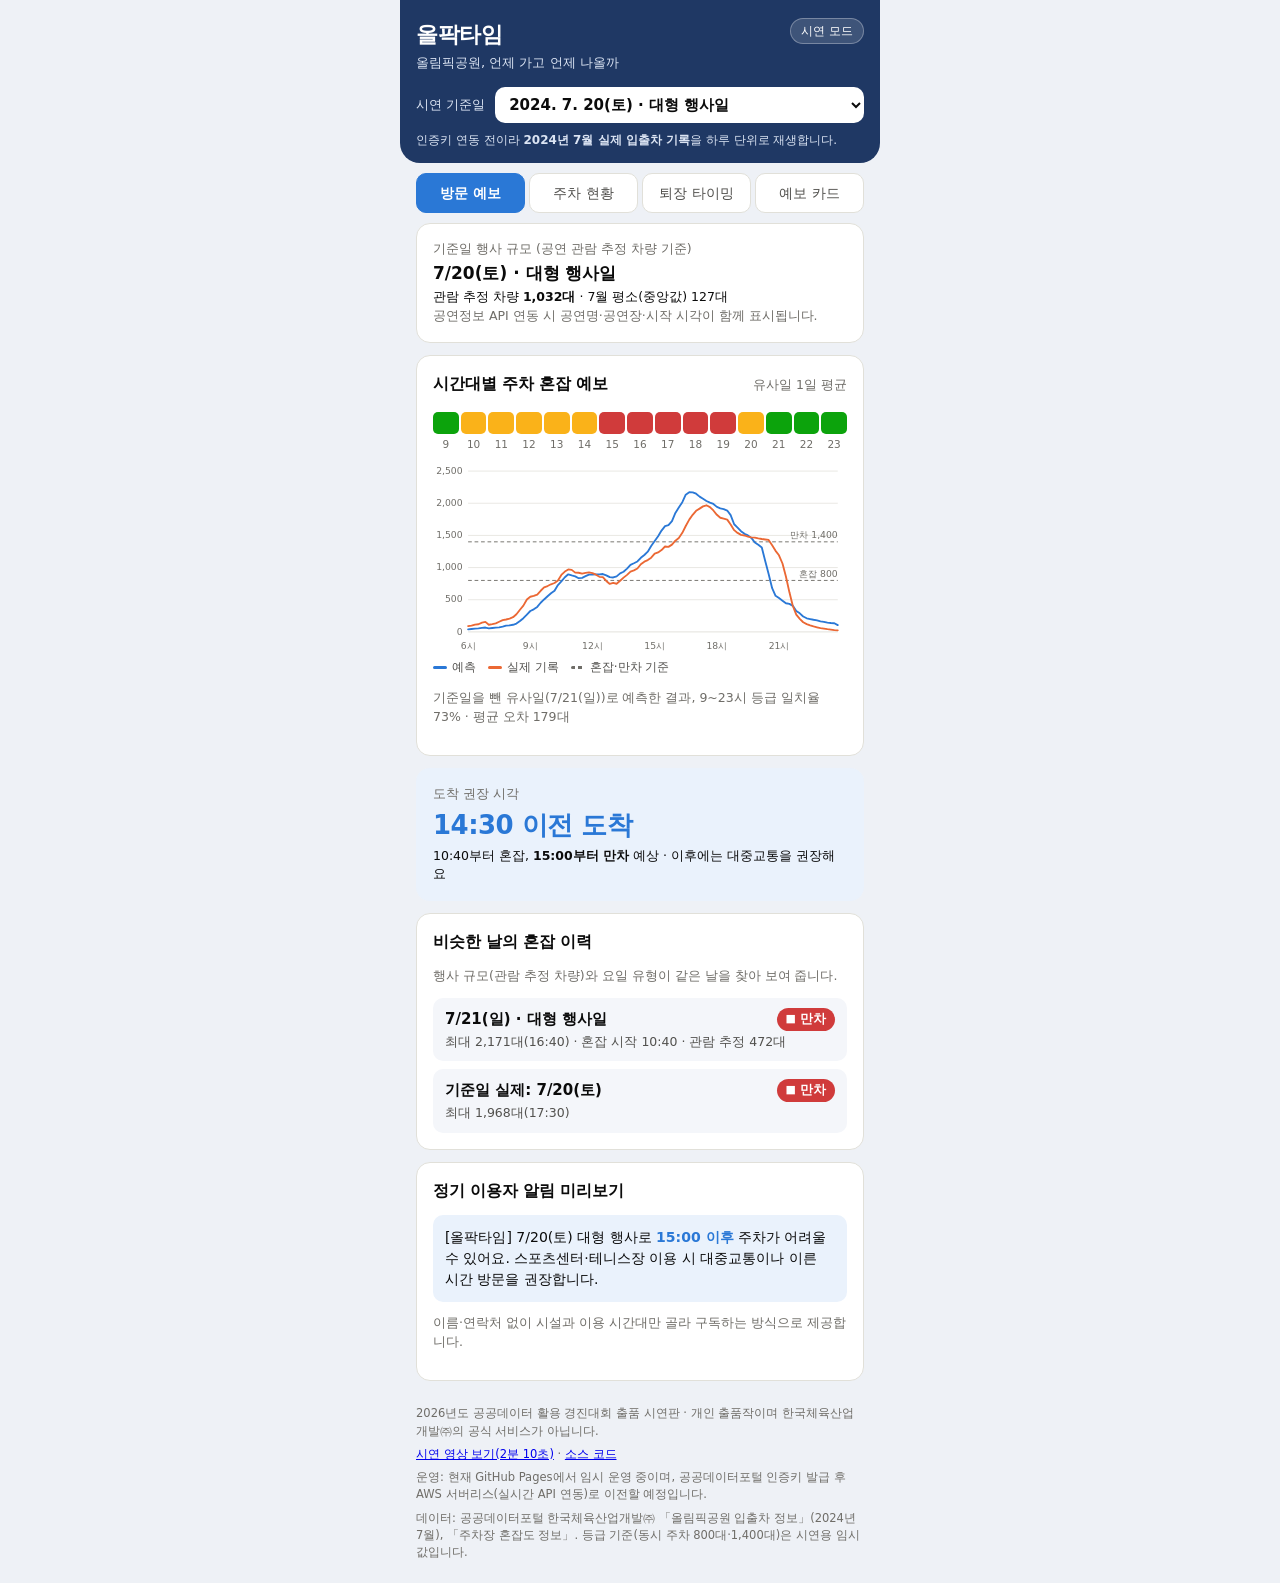
<file: index.html>
<!doctype html>
<html lang="ko">
<head>
<meta charset="utf-8">
<meta name="viewport" content="width=device-width, initial-scale=1">
<title>올팍타임 시연판</title>
<meta name="description" content="공연·날씨·주차 데이터로 알려주는 올림픽공원 방문·퇴장 타이밍 예보 서비스 (2026년도 공공데이터 활용 경진대회 출품 시연판)">
<link rel="stylesheet" href="style.css">
</head>
<body>
<div class="app">
  <header class="top">
    <div class="brand">
      <div>
        <h1>올팍타임</h1>
        <p class="tag">올림픽공원, 언제 가고 언제 나올까</p>
      </div>
      <span class="badge" id="modeBadge">시연 모드</span>
    </div>
    <label class="datepick">
      <span>시연 기준일</span>
      <select id="daySelect" aria-label="시연 기준일 선택"></select>
    </label>
    <p class="note">인증키 연동 전이라 <b>2024년 7월 실제 입출차 기록</b>을 하루 단위로 재생합니다.</p>
  </header>

  <nav class="tabs" role="tablist">
    <button role="tab" data-tab="forecast" aria-selected="true">방문 예보</button>
    <button role="tab" data-tab="parking" aria-selected="false">주차 현황</button>
    <button role="tab" data-tab="exit" aria-selected="false">퇴장 타이밍</button>
    <button role="tab" data-tab="card" aria-selected="false">예보 카드</button>
  </nav>

  <main>
    <!-- 방문 예보 -->
    <section class="panel" id="tab-forecast">
      <div class="card event" id="eventCard"></div>
      <div class="card">
        <div class="card-h">
          <h2>시간대별 주차 혼잡 예보</h2>
          <span class="muted small" id="poolInfo"></span>
        </div>
        <div class="grades" id="gradeStrip" aria-label="시간대별 혼잡 등급"></div>
        <div class="chart" id="forecastChart"></div>
        <div class="legend">
          <span><i class="sw s1"></i>예측</span>
          <span><i class="sw s2"></i>실제 기록</span>
          <span><i class="sw dash"></i>혼잡·만차 기준</span>
        </div>
        <p class="small muted" id="accuracy"></p>
      </div>
      <div class="card highlight" id="arrivalCard"></div>
      <div class="card">
        <h2>비슷한 날의 혼잡 이력</h2>
        <p class="small muted">행사 규모(관람 추정 차량)와 요일 유형이 같은 날을 찾아 보여 줍니다.</p>
        <ul class="history" id="historyList"></ul>
      </div>
      <div class="card" id="regularCard"></div>
    </section>

    <!-- 주차 현황 -->
    <section class="panel" id="tab-parking" hidden>
      <div class="card">
        <div class="card-h">
          <h2>주차 대수 재생</h2>
          <span class="clock" id="replayClock">18:00</span>
        </div>
        <input type="range" id="replay" min="36" max="143" value="108" aria-label="재생 시각">
        <div class="now" id="nowBox"></div>
        <p class="small muted">실시간 주차현황 API를 연동하면 이 자리에 현재 값이 표시됩니다. 지금은 선택한 날의 실제 기록을 시각별로 재생합니다.</p>
      </div>
      <div class="card">
        <h2>주차구역 추천</h2>
        <p class="small muted">「주차장 혼잡도 정보」의 구역별 기록에서 <b>만차 비율이 낮은 구역</b>을 먼저 추천합니다.</p>
        <ul class="zones" id="zoneList"></ul>
      </div>
      <div class="card">
        <h2>만차일 때 대안</h2>
        <ul class="plain">
          <li>대중교통: 지하철 5·9호선 올림픽공원역, 8호선 몽촌토성역 이용 (서울시 지하철 도착정보 연동 예정)</li>
          <li>공연 전 남는 시간: 잔디마당·장미광장 산책 (잔디시설정보·장미광장 데이터 연동 예정)</li>
          <li>FAQ·유실물 조회 (자주 묻는 질문정보·유실물 정보 연동 예정)</li>
        </ul>
      </div>
    </section>

    <!-- 퇴장 타이밍 -->
    <section class="panel" id="tab-exit" hidden>
      <div class="card">
        <h2>공연 종료 후 출차 대기 예측</h2>
        <div class="row">
          <label>공연 종료 시각
            <select id="endSelect" aria-label="공연 종료 시각"></select>
          </label>
          <div class="stat">
            <span class="small muted">주차 중인 관람 추정 차량</span>
            <b id="audCount">-</b>
          </div>
        </div>
        <div class="waits" id="waitBars"></div>
        <div class="callout" id="exitAdvice"></div>
      </div>
      <div class="card">
        <h2>모델 vs 실제 출차 기록</h2>
        <div class="chart" id="exitChart"></div>
        <div class="legend">
          <span><i class="sw s2"></i>실제 출차(10분당)</span>
          <span><i class="sw s1"></i>모델 출차(10분당)</span>
          <span><i class="sw dash"></i>관측 최대 처리량</span>
        </div>
        <details class="small">
          <summary>계산 방법</summary>
          <p>① 오후 3시~7시 30분에 들어와 아직 주차 중인 차량을 <b>관람 추정 차량</b>으로 셉니다(시연판은 해당일 기록에서 계산).<br>
          ② 이 차량들이 공연 종료 후 10분 안에 45%, 10~20분 30%, 20~30분 15%, 30~60분 10%가 출차를 시도한다고 가정합니다.<br>
          ③ 출차 처리량은 7월 기록의 <b>10분당 최대 출차 대수</b>를 상한으로 두고, 대기 차량 수 ÷ 분당 처리량으로 대기시간을 계산합니다.<br>
          가정값은 2025년 연계 데이터로 보정할 예정입니다.</p>
        </details>
      </div>
    </section>

    <!-- 예보 카드 -->
    <section class="panel" id="tab-card" hidden>
      <div class="card">
        <h2>오늘의 올팍 교통예보 카드</h2>
        <p class="small muted">공연 팬 커뮤니티·SNS에 공유할 수 있는 이미지를 자동으로 만듭니다.</p>
        <canvas id="shareCanvas" width="1080" height="1350" aria-label="예보 카드 미리보기"></canvas>
        <button class="btn" id="downloadBtn">이미지 저장</button>
      </div>
    </section>
  </main>

  <footer class="foot">
    <p>2026년도 공공데이터 활용 경진대회 출품 시연판 · 개인 출품작이며 한국체육산업개발㈜의 공식 서비스가 아닙니다.</p>
    <p><a href="video.html">시연 영상 보기(2분 10초)</a> · <a href="https://github.com/HWOwoo/olpark-time">소스 코드</a></p>
    <p>운영: 현재 GitHub Pages에서 임시 운영 중이며, 공공데이터포털 인증키 발급 후 AWS 서버리스(실시간 API 연동)로 이전할 예정입니다.</p>
    <p>데이터: 공공데이터포털 한국체육산업개발㈜ 「올림픽공원 입출차 정보」(2024년 7월), 「주차장 혼잡도 정보」. 등급 기준(동시 주차 800대·1,400대)은 시연용 임시값입니다.</p>
  </footer>
</div>
<div class="tip" id="tip" hidden></div>
<script src="config.js"></script>
<script src="data/olpark.js"></script>
<script src="app.js"></script>
</body>
</html>
</file>
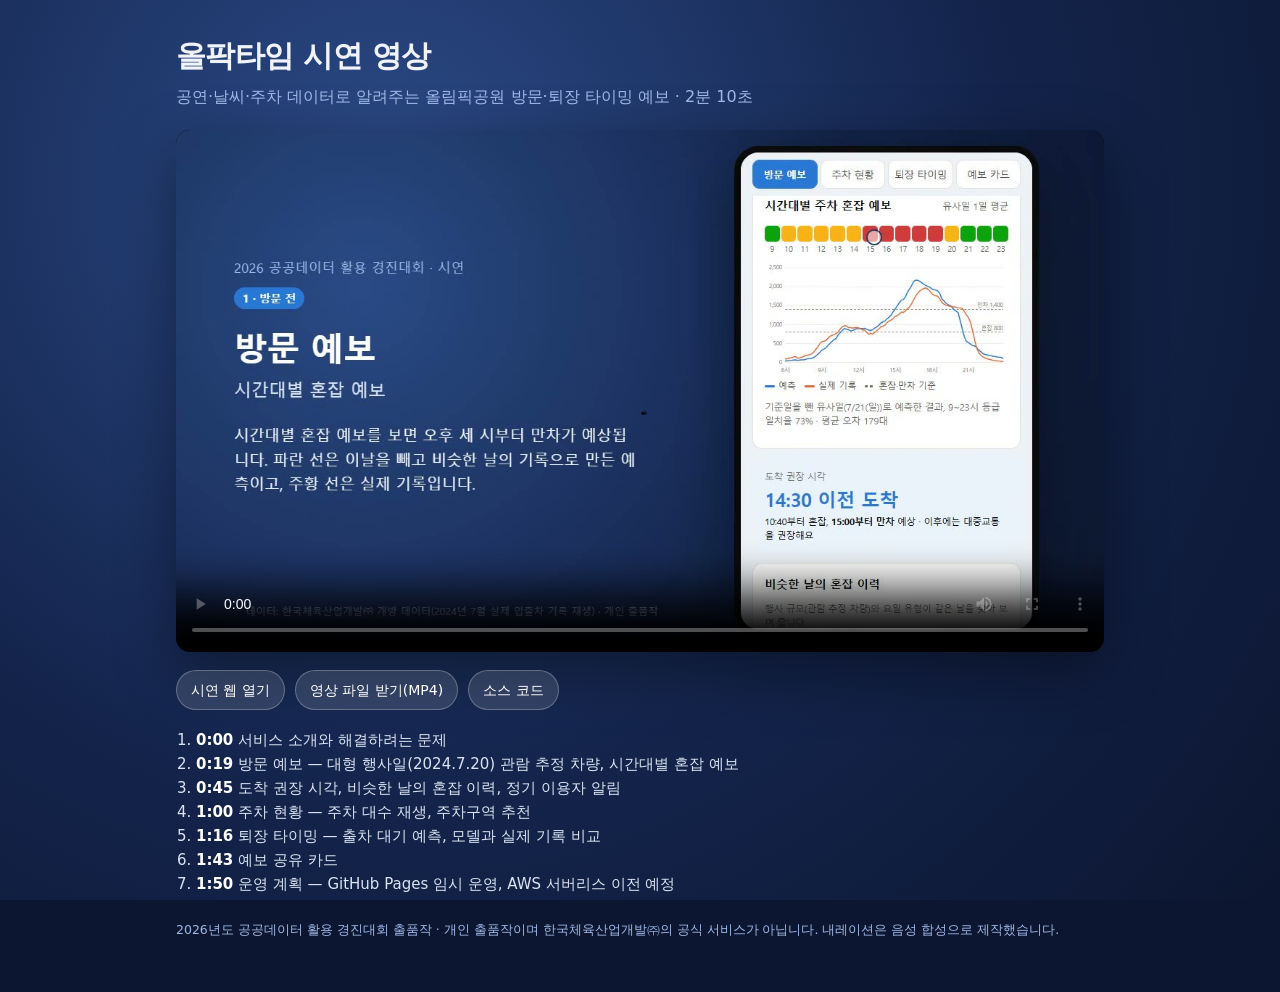
<file: video.html>
<!doctype html>
<html lang="ko">
<head>
<meta charset="utf-8">
<meta name="viewport" content="width=device-width, initial-scale=1">
<title>올팍타임 시연 영상</title>
<meta name="description" content="올팍타임 시연 영상 (2분 10초) — 2026년도 공공데이터 활용 경진대회 출품작">
<style>
  :root { --bg: #0c1630; --ink: #f0f3f9; --muted: #9fb7e6; --accent: #5598e7; }
  * { box-sizing: border-box; }
  body { margin: 0; background: radial-gradient(circle at 30% 20%, #2b4a86 0%, #13234a 55%, #0c1630 100%) fixed; background-color: var(--bg);
    color: var(--ink); font-family: "Pretendard", "Malgun Gothic", "Apple SD Gothic Neo", system-ui, sans-serif; line-height: 1.6; }
  main { max-width: 960px; margin: 0 auto; padding: 32px 16px 40px; }
  h1 { margin: 0; font-size: 30px; letter-spacing: -0.02em; }
  .sub { color: var(--muted); margin: 4px 0 20px; }
  video { width: 100%; height: auto; display: block; border-radius: 14px; background: #000; box-shadow: 0 20px 60px rgba(0,0,0,.4); }
  ol { padding-left: 20px; color: #dbe4f3; font-size: 15px; }
  ol b { color: #fff; font-variant-numeric: tabular-nums; }
  .links { display: flex; flex-wrap: wrap; gap: 10px; margin: 18px 0; }
  .links a { color: #fff; text-decoration: none; background: rgba(255,255,255,.12); border: 1px solid rgba(255,255,255,.25); padding: 8px 14px; border-radius: 999px; font-size: 14px; }
  .links a:hover, .links a:focus-visible { background: var(--accent); outline: none; }
  .note { font-size: 12.5px; color: var(--muted); margin-top: 24px; }
</style>
</head>
<body>
<main>
  <h1>올팍타임 시연 영상</h1>
  <p class="sub">공연·날씨·주차 데이터로 알려주는 올림픽공원 방문·퇴장 타이밍 예보 · 2분 10초</p>
  <video controls preload="metadata" poster="media/olparktime-demo-poster.jpg" playsinline>
    <source src="media/olparktime-demo.mp4" type="video/mp4">
    브라우저가 영상 재생을 지원하지 않습니다. <a href="media/olparktime-demo.mp4">영상 파일 받기</a>
  </video>
  <div class="links">
    <a href="./">시연 웹 열기</a>
    <a href="media/olparktime-demo.mp4" download>영상 파일 받기(MP4)</a>
    <a href="https://github.com/HWOwoo/olpark-time">소스 코드</a>
  </div>
  <ol>
    <li><b>0:00</b> 서비스 소개와 해결하려는 문제</li>
    <li><b>0:19</b> 방문 예보 — 대형 행사일(2024.7.20) 관람 추정 차량, 시간대별 혼잡 예보</li>
    <li><b>0:45</b> 도착 권장 시각, 비슷한 날의 혼잡 이력, 정기 이용자 알림</li>
    <li><b>1:00</b> 주차 현황 — 주차 대수 재생, 주차구역 추천</li>
    <li><b>1:16</b> 퇴장 타이밍 — 출차 대기 예측, 모델과 실제 기록 비교</li>
    <li><b>1:43</b> 예보 공유 카드</li>
    <li><b>1:50</b> 운영 계획 — GitHub Pages 임시 운영, AWS 서버리스 이전 예정</li>
  </ol>
  <p class="note">2026년도 공공데이터 활용 경진대회 출품작 · 개인 출품작이며 한국체육산업개발㈜의 공식 서비스가 아닙니다. 내레이션은 음성 합성으로 제작했습니다.</p>
</main>
</body>
</html>
</file>
<file: style.css>
:root {
  --bg: #eef1f6;
  --surface: #ffffff;
  --surface-2: #f4f6fa;
  --ink: #0b0b0b;
  --ink-2: #52514e;
  --muted: #6f6d68;
  --line: #e1e0d9;
  --navy: #1f3864;
  --navy-ink: #dbe4f3;
  --accent: #2a78d6;
  --accent-soft: #eaf2fc;
  --s1: #2a78d6;
  --s2: #eb6834;
  --good: #0ca30c;
  --warn: #fab219;
  --crit: #d03b3b;
  --on-good: #ffffff;
  --on-warn: #0b0b0b;
  --on-crit: #ffffff;
  --radius: 14px;
  color-scheme: light;
}
@media (prefers-color-scheme: dark) {
  :root:not([data-theme="light"]) {
    --bg: #0d0d0d;
    --surface: #1a1a19;
    --surface-2: #232321;
    --ink: #f0efec;
    --ink-2: #c3c2b7;
    --muted: #a3a29b;
    --line: #2c2c2a;
    --navy: #1b2c4f;
    --accent: #5598e7;
    --accent-soft: #1c2a3f;
    --s1: #3987e5;
    --s2: #d95926;
    color-scheme: dark;
  }
}
:root[data-theme="dark"] {
  --bg: #0d0d0d; --surface: #1a1a19; --surface-2: #232321; --ink: #f0efec; --ink-2: #c3c2b7;
  --muted: #a3a29b; --line: #2c2c2a; --navy: #1b2c4f; --accent: #5598e7; --accent-soft: #1c2a3f;
  --s1: #3987e5; --s2: #d95926; color-scheme: dark;
}

* { box-sizing: border-box; }
html, body { margin: 0; }
body {
  background: var(--bg);
  color: var(--ink);
  font-family: "Pretendard", "Malgun Gothic", "Apple SD Gothic Neo", system-ui, sans-serif;
  font-size: 15px;
  line-height: 1.5;
  -webkit-font-smoothing: antialiased;
}
.app { max-width: 480px; margin: 0 auto; min-height: 100vh; background: var(--bg); }

.top { background: var(--navy); color: #fff; padding: 18px 16px 14px; border-radius: 0 0 20px 20px; }
.brand { display: flex; justify-content: space-between; align-items: flex-start; gap: 12px; }
.top h1 { margin: 0; font-size: 22px; letter-spacing: -0.02em; }
.tag { margin: 2px 0 0; color: var(--navy-ink); font-size: 13px; }
.badge { background: rgba(255,255,255,.14); border: 1px solid rgba(255,255,255,.3); border-radius: 999px; padding: 3px 10px; font-size: 12px; white-space: nowrap; }
.datepick { display: flex; align-items: center; gap: 10px; margin-top: 14px; font-size: 13px; color: var(--navy-ink); }
.datepick select { flex: 1; min-width: 0; font: inherit; font-size: 15px; font-weight: 700; padding: 8px 10px; border-radius: 10px; border: 0; background: #fff; color: #0b0b0b; }
.note { margin: 8px 0 0; font-size: 12px; color: var(--navy-ink); }

.tabs { position: sticky; top: 0; z-index: 5; display: grid; grid-template-columns: repeat(4, 1fr); gap: 4px; padding: 10px 16px; background: var(--bg); }
.tabs button { font: inherit; font-size: 13.5px; padding: 9px 4px; border-radius: 10px; border: 1px solid var(--line); background: var(--surface); color: var(--ink-2); cursor: pointer; }
.tabs button[aria-selected="true"] { background: var(--accent); border-color: var(--accent); color: #fff; font-weight: 700; }

main { padding: 0 16px 8px; }
.panel { display: grid; gap: 12px; }
.panel[hidden] { display: none; }
.card { background: var(--surface); border-radius: var(--radius); padding: 16px; border: 1px solid var(--line); }
.card h2 { margin: 0 0 6px; font-size: 16px; letter-spacing: -0.01em; }
.card-h { display: flex; justify-content: space-between; align-items: baseline; gap: 8px; }
.card.highlight { background: var(--accent-soft); border-color: transparent; }
.small { font-size: 12.5px; }
.muted { color: var(--muted); }
.big { font-size: 26px; font-weight: 800; color: var(--accent); letter-spacing: -0.02em; margin: 2px 0; }

.event .label { font-size: 12.5px; color: var(--muted); }
.event .title { font-size: 17px; font-weight: 700; margin: 2px 0; }
.chip { display: inline-flex; align-items: center; gap: 4px; padding: 2px 9px; border-radius: 999px; font-size: 12.5px; font-weight: 700; }
.chip.good { background: var(--good); color: var(--on-good); }
.chip.warn { background: var(--warn); color: var(--on-warn); }
.chip.crit { background: var(--crit); color: var(--on-crit); }
.chip .ic { font-size: 11px; }

.grades { display: grid; grid-template-columns: repeat(15, 1fr); gap: 2px; margin: 10px 0 2px; }
.grades div { text-align: center; font-size: 10.5px; color: var(--muted); }
.grades span { display: block; height: 22px; border-radius: 5px; margin-bottom: 3px; }
.grades .good span { background: var(--good); }
.grades .warn span { background: var(--warn); }
.grades .crit span { background: var(--crit); }

.chart { position: relative; margin-top: 8px; }
.chart svg { display: block; width: 100%; height: auto; overflow: visible; }
.chart text { fill: var(--muted); font-size: 10px; font-family: inherit; }
.legend { display: flex; flex-wrap: wrap; gap: 12px; font-size: 12px; color: var(--ink-2); margin-top: 4px; }
.sw { display: inline-block; width: 14px; height: 3px; border-radius: 2px; vertical-align: middle; margin-right: 5px; }
.sw.s1 { background: var(--s1); }
.sw.s2 { background: var(--s2); }
.sw.dash { background: repeating-linear-gradient(90deg, var(--muted) 0 4px, transparent 4px 7px); }

.history { list-style: none; margin: 8px 0 0; padding: 0; display: grid; gap: 8px; }
.history li { background: var(--surface-2); border-radius: 10px; padding: 10px 12px; display: grid; grid-template-columns: 1fr auto; gap: 2px 10px; align-items: center; }
.history .d { font-weight: 700; }
.history .m { grid-column: 1 / -1; font-size: 12.5px; color: var(--ink-2); }

.clock { font-size: 22px; font-weight: 800; font-variant-numeric: tabular-nums; }
input[type="range"] { width: 100%; accent-color: var(--accent); margin: 10px 0 6px; }
.now { display: flex; align-items: center; justify-content: space-between; background: var(--surface-2); border-radius: 10px; padding: 12px; margin: 4px 0 8px; }
.now b { font-size: 24px; font-variant-numeric: tabular-nums; }

.zones { list-style: none; margin: 8px 0 0; padding: 0; display: grid; gap: 6px; }
.zones li { display: grid; grid-template-columns: 52px 1fr auto; align-items: center; gap: 10px; padding: 9px 12px; background: var(--surface-2); border-radius: 10px; }
.zones li.rec { background: var(--accent-soft); outline: 1.5px solid var(--accent); }
.zones .z { font-weight: 800; }
.zones .bar { height: 8px; border-radius: 4px; background: var(--line); overflow: hidden; display: flex; }
.zones .bar i { display: block; height: 100%; }
.zones .meta { font-size: 11.5px; color: var(--muted); grid-column: 2 / 3; }
.plain { margin: 6px 0 0; padding-left: 18px; font-size: 14px; }
.plain li { margin: 3px 0; }

.row { display: flex; justify-content: space-between; align-items: flex-end; gap: 12px; margin: 8px 0 12px; flex-wrap: wrap; }
.row label { display: grid; gap: 4px; font-size: 12.5px; color: var(--muted); }
.row select { font: inherit; font-size: 15px; font-weight: 700; padding: 7px 10px; border-radius: 10px; border: 1px solid var(--line); background: var(--surface); color: var(--ink); }
.stat { text-align: right; display: grid; }
.stat b { font-size: 22px; font-variant-numeric: tabular-nums; }
.waits { display: grid; gap: 7px; }
.wrow { display: grid; grid-template-columns: 78px 1fr 64px; align-items: center; gap: 8px; font-size: 13px; }
.wrow .lbl { color: var(--ink-2); }
.wrow .track { height: 18px; background: var(--surface-2); border-radius: 6px; overflow: hidden; }
.wrow .fill { height: 100%; border-radius: 6px; min-width: 4px; }
.wrow .v { font-weight: 700; text-align: right; font-variant-numeric: tabular-nums; }
.wrow.best .lbl { color: var(--accent); font-weight: 700; }
.callout { margin-top: 12px; background: var(--accent-soft); border-radius: 10px; padding: 12px; font-size: 14px; }
.callout b { color: var(--accent); }
details { margin-top: 10px; color: var(--ink-2); }
summary { cursor: pointer; color: var(--accent); font-weight: 700; }

canvas { width: 100%; height: auto; border-radius: 10px; border: 1px solid var(--line); margin: 8px 0 10px; display: block; }
.btn { width: 100%; font: inherit; font-weight: 700; font-size: 15px; padding: 12px; border: 0; border-radius: 12px; background: var(--accent); color: #fff; cursor: pointer; }

.foot { padding: 16px; font-size: 11.5px; color: var(--muted); }
.foot p { margin: 0 0 6px; }

.tip { position: fixed; pointer-events: none; z-index: 20; background: var(--surface); color: var(--ink); border: 1px solid var(--line); box-shadow: 0 4px 16px rgba(0,0,0,.12); border-radius: 8px; padding: 6px 9px; font-size: 12px; line-height: 1.45; white-space: nowrap; }
.tip b { font-variant-numeric: tabular-nums; }

button:focus-visible, select:focus-visible, input:focus-visible, summary:focus-visible { outline: 2px solid var(--accent); outline-offset: 2px; }
</file>
